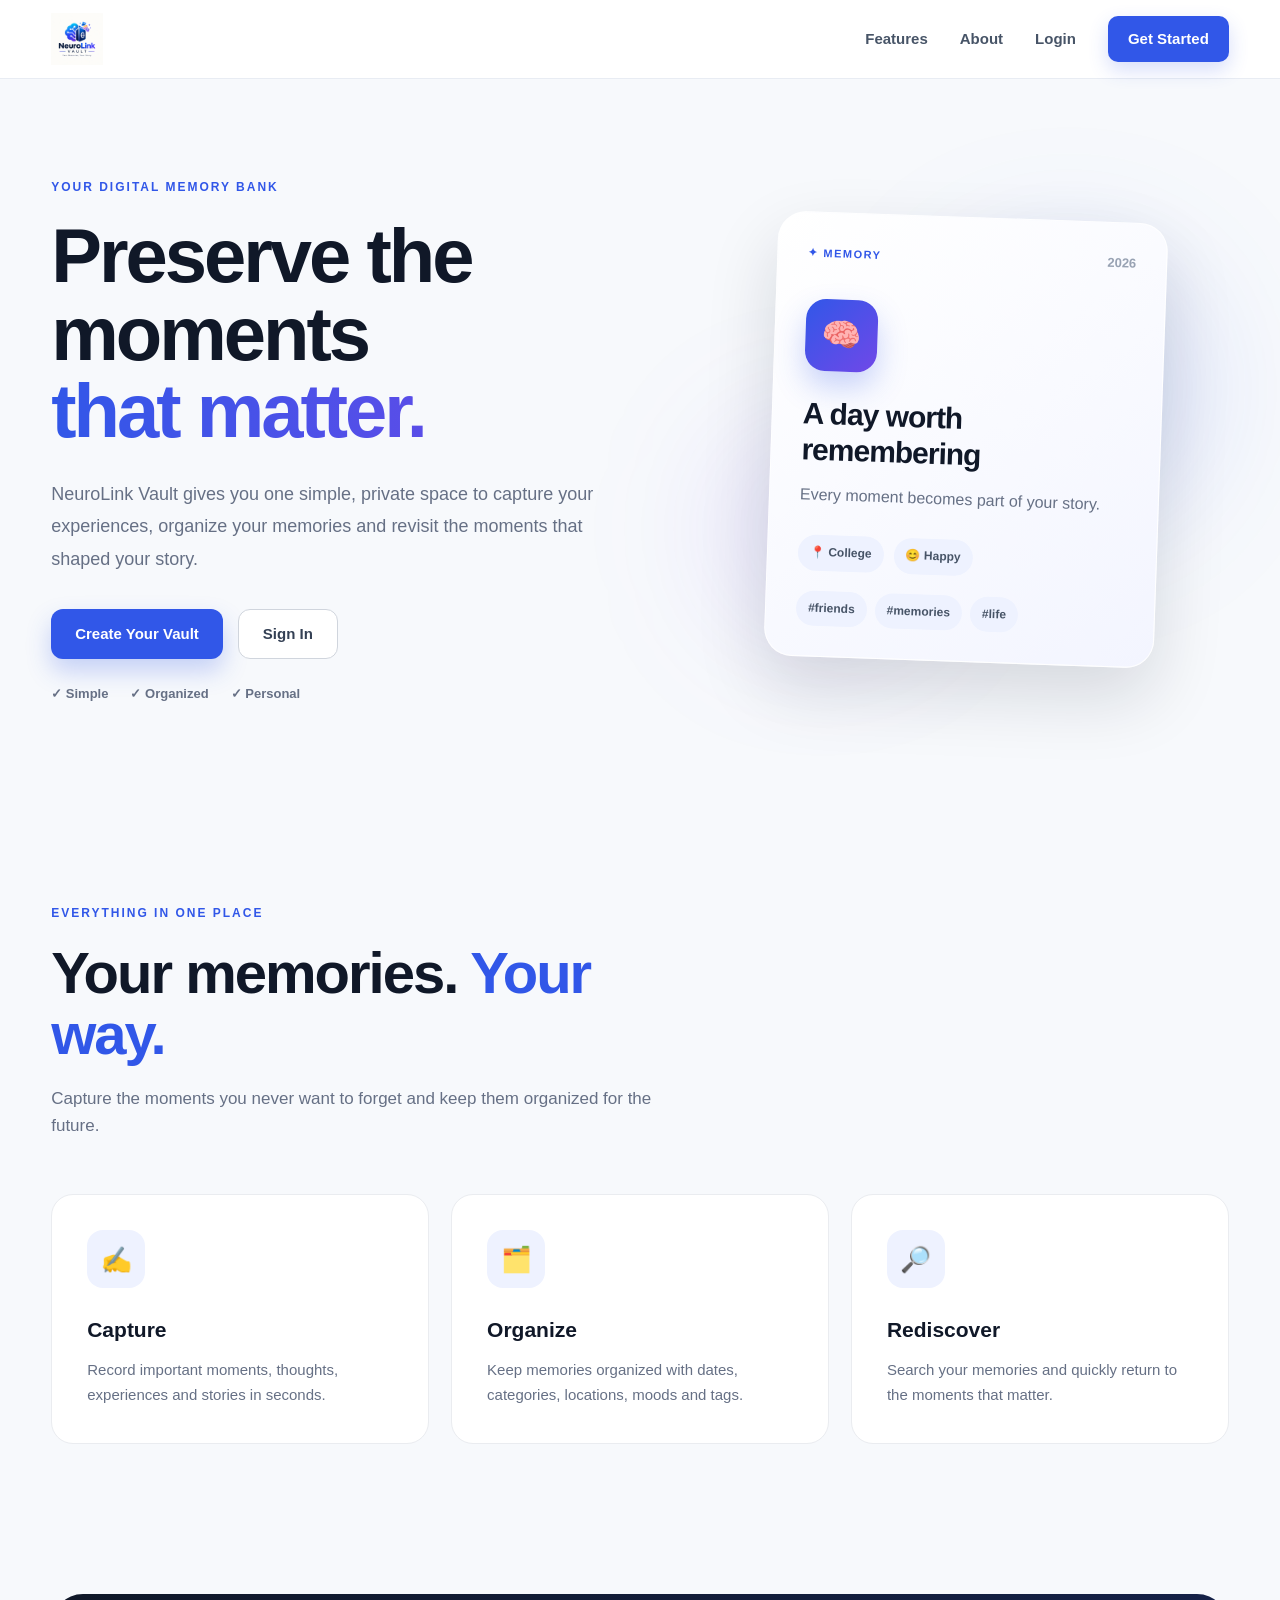
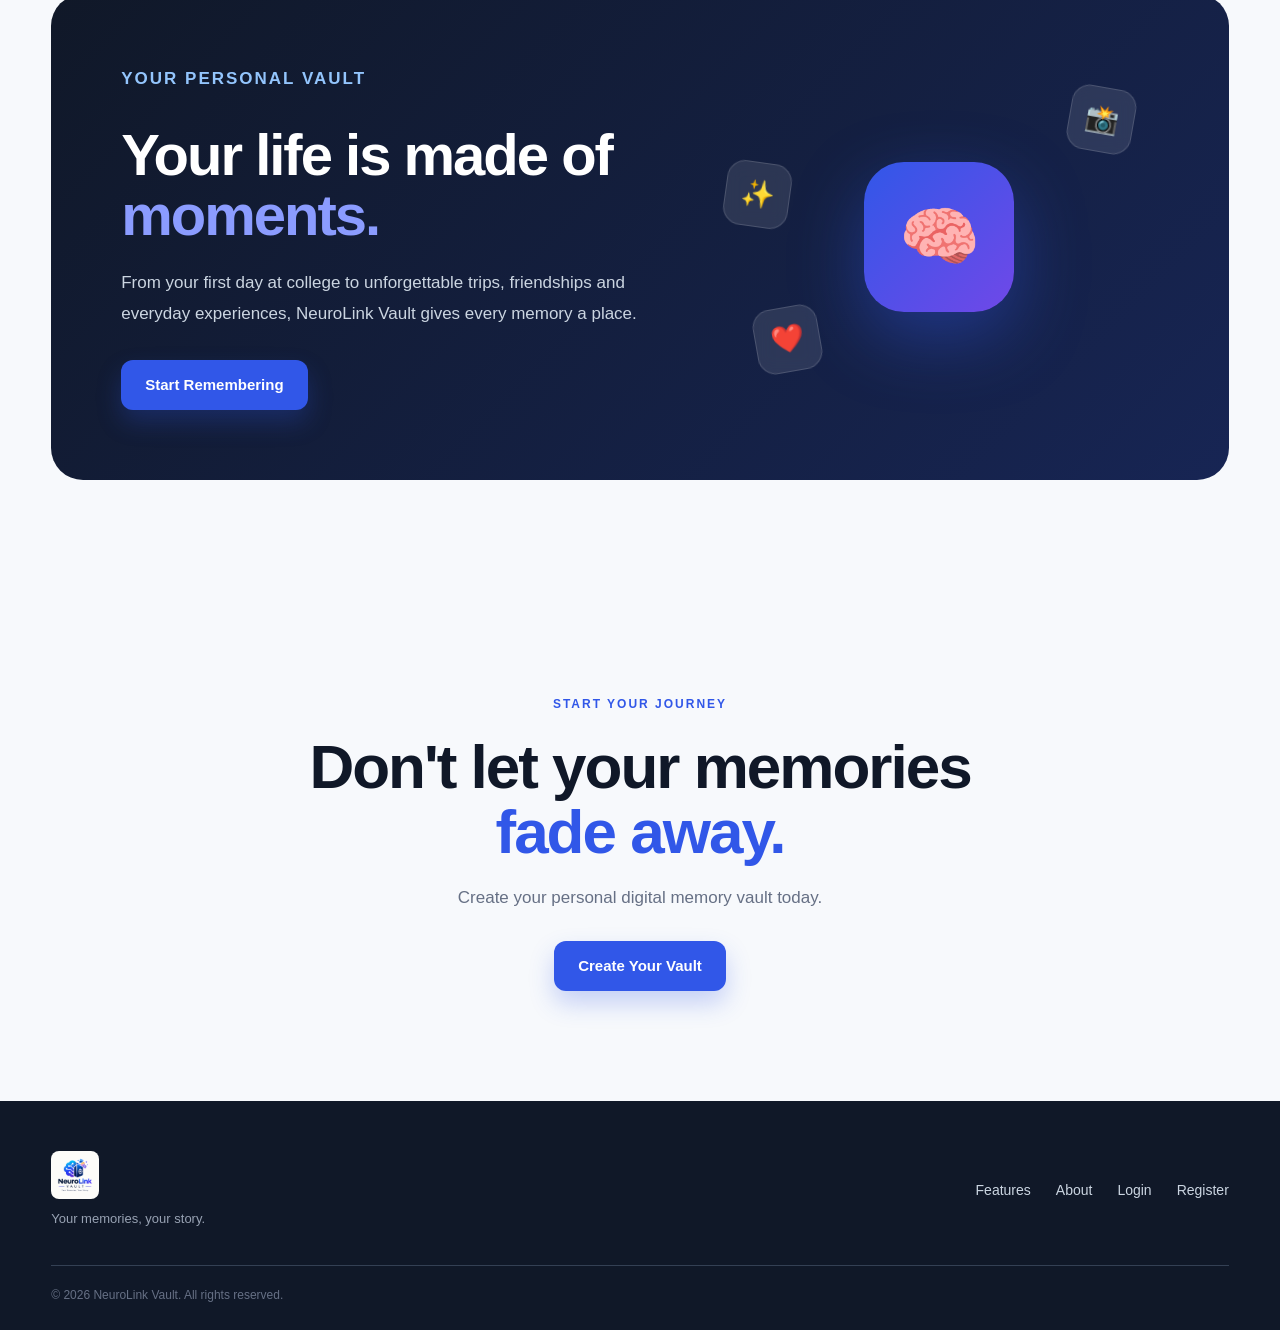
<file: NeuroLink/frontend/index.html>
<!DOCTYPE html>
<html lang="en">

<head>

    <meta charset="UTF-8">

    <meta name="viewport" content="width=device-width, initial-scale=1.0">

    <title>NeuroLink Vault | Your Memories, Your Story</title>

    <meta
            name="description"
            content="NeuroLink Vault helps you capture, organize and rediscover your personal memories."
    >

    <link rel="icon" type="image/png" href="assets/favicon.png">
    <link rel="shortcut icon" href="favicon.ico">
    <link rel="stylesheet" href="css/style.css">

</head>


<body>

<!-- =========================
     NAVIGATION BAR
========================= -->

<header class="navbar">

    <div class="navbar-container">

        <a href="index.html" class="logo">

            <img
                    src="assets/neurolink-logo.png"
                    alt="NeuroLink Vault Logo"
            >

        </a>


        <nav class="nav-links">

            <a href="#features">
                Features
            </a>

            <a href="#about">
                About
            </a>

            <a href="login.html">
                Login
            </a>

            <a href="register.html" class="nav-button">
                Get Started
            </a>

        </nav>

    </div>

</header>



<!-- =========================
     MAIN CONTENT
========================= -->

<main>


    <!-- =========================
         HERO SECTION
    ========================= -->

    <section class="hero">

        <div class="hero-content">

            <p class="eyebrow">
                YOUR DIGITAL MEMORY BANK
            </p>


            <h1>
                Preserve the moments
                <span>that matter.</span>
            </h1>


            <p class="hero-description">

                NeuroLink Vault gives you one simple,
                private space to capture your experiences,
                organize your memories and revisit the
                moments that shaped your story.

            </p>


            <div class="hero-buttons">

                <a
                        href="register.html"
                        class="primary-button"
                >
                    Create Your Vault
                </a>


                <a
                        href="login.html"
                        class="secondary-button"
                >
                    Sign In
                </a>

            </div>


            <div class="hero-trust">

                <span>
                    ✓ Simple
                </span>

                <span>
                    ✓ Organized
                </span>

                <span>
                    ✓ Personal
                </span>

            </div>

        </div>



        <!-- =========================
             MEMORY VISUAL
        ========================= -->

        <div class="hero-visual">

            <div class="glow glow-one"></div>

            <div class="glow glow-two"></div>


            <div class="memory-card">

                <div class="card-top">

                    <span class="card-label">
                        ✦ MEMORY
                    </span>

                    <span class="card-year">
                        2026
                    </span>

                </div>


                <div class="card-icon">
                    🧠
                </div>


                <h2>
                    A day worth remembering
                </h2>


                <p>
                    Every moment becomes part of your story.
                </p>


                <div class="card-details">

                    <span>
                        📍 College
                    </span>

                    <span>
                        😊 Happy
                    </span>

                </div>


                <div class="card-tags">

                    <span>
                        #friends
                    </span>

                    <span>
                        #memories
                    </span>

                    <span>
                        #life
                    </span>

                </div>

            </div>

        </div>

    </section>



    <!-- =========================
         FEATURES SECTION
    ========================= -->

    <section
            class="features"
            id="features"
    >

        <div class="section-heading">

            <p class="eyebrow">
                EVERYTHING IN ONE PLACE
            </p>

            <h2>
                Your memories.
                <span>Your way.</span>
            </h2>

            <p>
                Capture the moments you never want to forget
                and keep them organized for the future.
            </p>

        </div>



        <div class="feature-grid">


            <!-- FEATURE 1 -->

            <div class="feature-card">

                <div class="feature-icon">
                    ✍️
                </div>

                <h3>
                    Capture
                </h3>

                <p>
                    Record important moments, thoughts,
                    experiences and stories in seconds.
                </p>

            </div>



            <!-- FEATURE 2 -->

            <div class="feature-card">

                <div class="feature-icon">
                    🗂️
                </div>

                <h3>
                    Organize
                </h3>

                <p>
                    Keep memories organized with dates,
                    categories, locations, moods and tags.
                </p>

            </div>



            <!-- FEATURE 3 -->

            <div class="feature-card">

                <div class="feature-icon">
                    🔎
                </div>

                <h3>
                    Rediscover
                </h3>

                <p>
                    Search your memories and quickly
                    return to the moments that matter.
                </p>

            </div>

        </div>

    </section>



    <!-- =========================
         ABOUT SECTION
    ========================= -->

    <section
            class="about-section"
            id="about"
    >

        <div class="about-content">

            <p class="eyebrow">
                YOUR PERSONAL VAULT
            </p>

            <h2>
                Your life is made of
                <span>moments.</span>
            </h2>

            <p>
                From your first day at college to
                unforgettable trips, friendships and
                everyday experiences, NeuroLink Vault
                gives every memory a place.
            </p>

            <a
                    href="register.html"
                    class="primary-button"
            >
                Start Remembering
            </a>

        </div>


        <div class="about-visual">

            <div class="floating-card card-one">
                📸
            </div>

            <div class="floating-card card-two">
                ❤️
            </div>

            <div class="floating-card card-three">
                ✨
            </div>

            <div class="vault-symbol">
                🧠
            </div>

        </div>

    </section>



    <!-- =========================
         FINAL CTA
    ========================= -->

    <section class="cta-section">

        <div class="cta-content">

            <p class="eyebrow">
                START YOUR JOURNEY
            </p>

            <h2>
                Don't let your memories
                <span>fade away.</span>
            </h2>

            <p>
                Create your personal digital memory vault today.
            </p>

            <a
                    href="register.html"
                    class="primary-button"
            >
                Create Your Vault
            </a>

        </div>

    </section>

</main>



<!-- =========================
     FOOTER
========================= -->

<footer>

    <div class="footer-container">


        <div class="footer-brand">

            <a
                    href="index.html"
                    class="footer-logo"
            >

                <img
                        src="assets/neurolink-logo.png"
                        alt="NeuroLink Vault Logo"
                >

            </a>

            <p>
                Your memories, your story.
            </p>

        </div>


        <div class="footer-links">

            <a href="#features">
                Features
            </a>

            <a href="#about">
                About
            </a>

            <a href="login.html">
                Login
            </a>

            <a href="register.html">
                Register
            </a>

        </div>

    </div>


    <div class="footer-bottom">

        <p>
            © 2026 NeuroLink Vault. All rights reserved.
        </p>

    </div>

</footer>


</body>

</html>
</file>
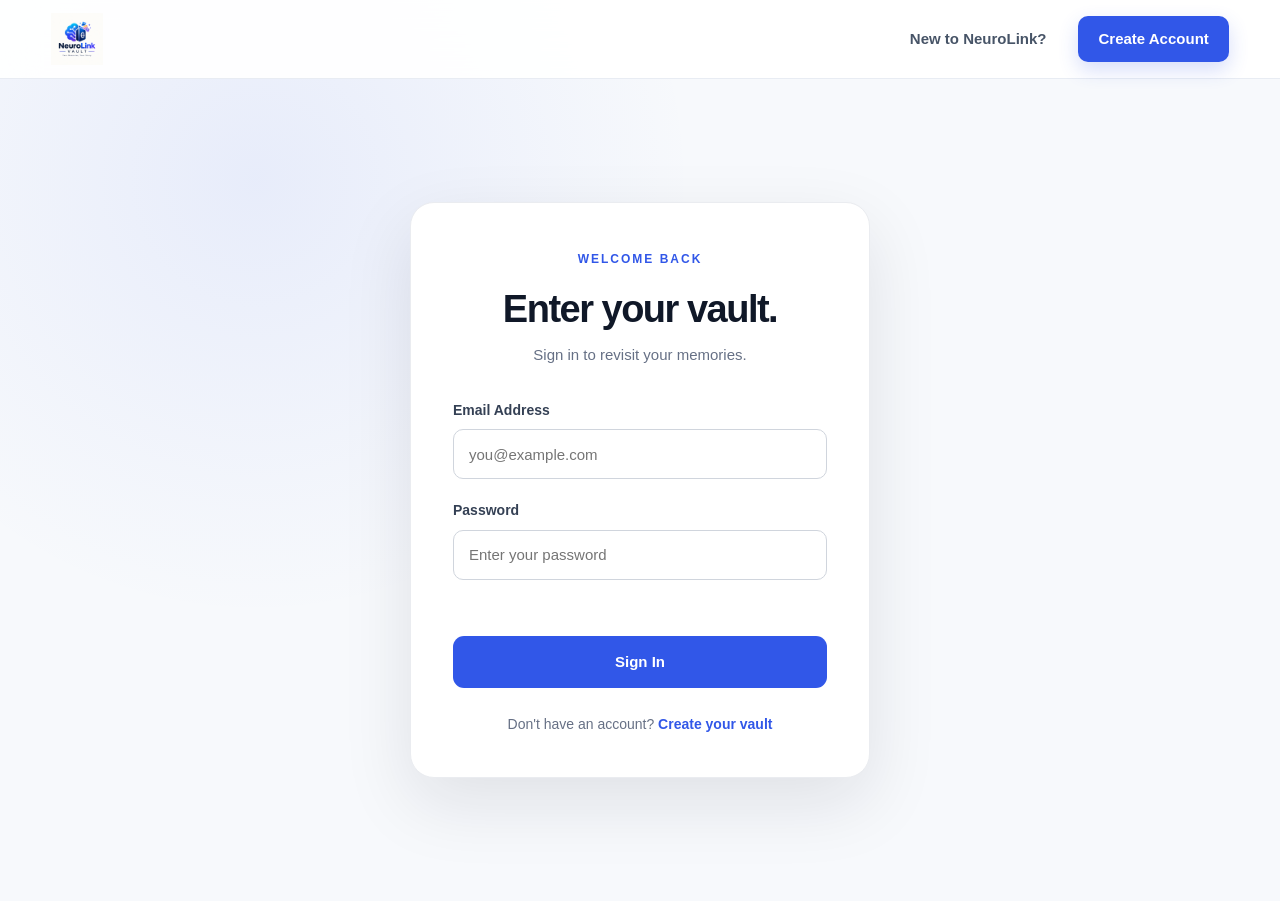
<file: NeuroLink/frontend/add-memory.html>
<!DOCTYPE html>
<html lang="en">

<head>

    <meta charset="UTF-8">

    <meta
            name="viewport"
            content="width=device-width, initial-scale=1.0"
    >

    <title>Add Memory | NeuroLink Vault</title>

    <link rel="icon" type="image/png" href="assets/favicon.png">
    <link rel="shortcut icon" href="favicon.ico">

    <link
            rel="stylesheet"
            href="css/style.css"
    >

    <link
            rel="stylesheet"
            href="css/dashboard.css"
    >

</head>


<body class="dashboard-page">


<!-- ==============================
     NAVBAR
=============================== -->

<header class="navbar">

    <div class="navbar-container">

        <a
                href="dashboard.html"
                class="logo"
        >

            <img
                    src="assets/neurolink-logo.png"
                    alt="NeuroLink Vault Logo"
            >

        </a>


        <nav class="nav-links">

            <a href="dashboard.html">
                Dashboard
            </a>

            <a href="memories.html">
                Memories
            </a>

            <a href="search.html">
                Search
            </a>

            <button
                    id="logoutButton"
                    class="nav-button"
            >
                Logout
            </button>

        </nav>

    </div>

</header>



<!-- ==============================
     CREATE MEMORY CONTAINER
=============================== -->

<main class="dashboard-container">


    <!-- Section Header -->

    <section class="dashboard-header">

        <div>

            <p class="eyebrow">
                CREATE VAULT ENTRY
            </p>

            <h1>
                Capture a <span>Memory</span>
            </h1>

            <p>
                Preserve your experiences with rich text, photos, and videos.
            </p>

        </div>


        <a
                href="memories.html"
                class="secondary-button"
        >
            ← Back to Memories
        </a>

    </section>



    <!-- Form Container -->

    <div class="form-card">

        <form id="addMemoryForm">


            <!-- Title & Date -->

            <div class="form-row">

                <div class="form-group flex-2">

                    <label for="title">
                        Memory Title <span class="required">*</span>
                    </label>

                    <input
                            type="text"
                            id="title"
                            name="title"
                            placeholder="e.g. Sunset at Malibu Beach"
                            required
                    >

                </div>


                <div class="form-group flex-1">

                    <label for="memoryDate">
                        Date <span class="required">*</span>
                    </label>

                    <input
                            type="date"
                            id="memoryDate"
                            name="memoryDate"
                            required
                    >

                </div>

            </div>



            <!-- Category & Mood -->

            <div class="form-row">

                <div class="form-group flex-1">

                    <label for="category">
                        Category
                    </label>

                    <select id="category" name="category">
                        <option value="Personal">Personal</option>
                        <option value="Travel">Travel</option>
                        <option value="Special Event">Special Event</option>
                        <option value="Family">Family</option>
                        <option value="Work">Work</option>
                        <option value="Creative">Creative</option>
                        <option value="Health">Health</option>
                        <option value="Other">Other</option>
                    </select>

                </div>


                <div class="form-group flex-1">

                    <label>
                        Mood
                    </label>

                    <input type="hidden" id="mood" name="mood" value="Happy">

                    <div class="mood-picker" id="moodPicker">
                        <button type="button" class="mood-chip active" data-mood="Happy">🌟 Happy</button>
                        <button type="button" class="mood-chip" data-mood="Peaceful">🌿 Peaceful</button>
                        <button type="button" class="mood-chip" data-mood="Excited">⚡ Excited</button>
                        <button type="button" class="mood-chip" data-mood="Grateful">💖 Grateful</button>
                        <button type="button" class="mood-chip" data-mood="Reflective">🌙 Reflective</button>
                        <button type="button" class="mood-chip" data-mood="Nostalgic">🍂 Nostalgic</button>
                    </div>

                </div>

            </div>



            <!-- Media Upload (Photo & Video) -->

            <div class="form-group">

                <label>
                    Photo or Video Attachment
                </label>

                <div class="media-upload-container">

                    <div class="media-dropzone" id="dropzone">

                        <div class="dropzone-icon">
                            📷 🎥
                        </div>

                        <p class="dropzone-title">
                            Upload a Photo or Video
                        </p>

                        <p class="dropzone-subtitle">
                            Drag and drop your file here, or click to browse (Images, MP4, WebM, MOV)
                        </p>

                        <input
                                type="file"
                                id="mediaFile"
                                accept="image/*,video/*"
                                style="display: none;"
                        >

                        <button type="button" class="secondary-button" id="browseButton">
                            Choose Media File
                        </button>

                    </div>


                    <div class="media-url-divider">
                        <span>OR PASTE MEDIA URL</span>
                    </div>


                    <div class="form-group">
                        <input
                                type="url"
                                id="mediaUrlInput"
                                placeholder="https://images.unsplash.com/... or https://...video.mp4"
                        >
                    </div>


                    <!-- Live Preview Box -->

                    <div class="media-preview-box" id="mediaPreviewBox" style="display: none;">

                        <div class="preview-header">
                            <span id="previewLabel">Media Preview</span>
                            <button type="button" id="removeMediaBtn" class="remove-media-btn">✕ Remove Media</button>
                        </div>

                        <div class="preview-content" id="previewContent">
                            <!-- Image or Video tag dynamically inserted -->
                        </div>

                    </div>

                </div>

            </div>



            <!-- Location & People -->

            <div class="form-row">

                <div class="form-group flex-1">

                    <label for="location">
                        Location
                    </label>

                    <input
                            type="text"
                            id="location"
                            name="location"
                            placeholder="e.g. Malibu, California"
                    >

                </div>


                <div class="form-group flex-1">

                    <label for="people">
                        People Involved
                    </label>

                    <input
                            type="text"
                            id="people"
                            name="people"
                            placeholder="e.g. Sarah, Alex, John"
                    >

                </div>

            </div>



            <!-- Tags -->

            <div class="form-group">

                <label for="tags">
                    Tags (Comma Separated)
                </label>

                <input
                        type="text"
                        id="tags"
                        name="tags"
                        placeholder="e.g. beach, summer, vacation, sunset"
                >

            </div>



            <!-- Description -->

            <div class="form-group">

                <label for="description">
                    Memory Description / Story
                </label>

                <textarea
                        id="description"
                        name="description"
                        rows="5"
                        placeholder="Write down the details, emotions, and highlight moments of this memory..."
                ></textarea>

            </div>



            <!-- Form Actions -->

            <div class="form-actions">

                <a href="memories.html" class="secondary-button">
                    Cancel
                </a>

                <button type="submit" class="primary-button" id="submitBtn">
                    ✨ Save Memory
                </button>

            </div>


        </form>

    </div>


</main>



<!-- JavaScript -->

<script src="js/api.js"></script>

<script src="js/add-memory.js"></script>


</body>

</html>
</file>
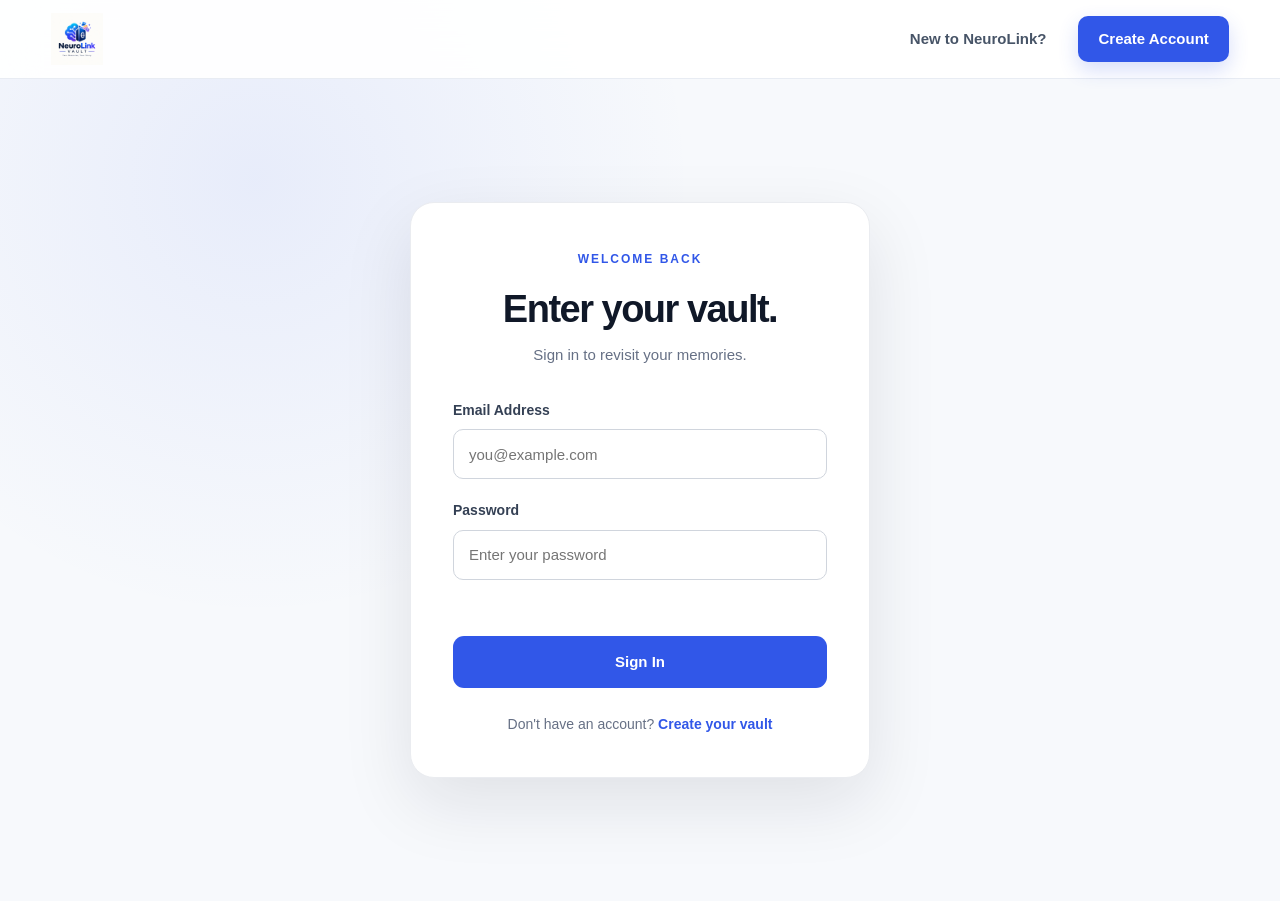
<file: NeuroLink/frontend/dashboard.html>
<!DOCTYPE html>
<html lang="en">

<head>

    <meta charset="UTF-8">

    <meta
            name="viewport"
            content="width=device-width, initial-scale=1.0"
    >

    <title>Dashboard | NeuroLink Vault</title>

    <link rel="icon" type="image/png" href="assets/favicon.png">
    <link rel="shortcut icon" href="favicon.ico">
    <link
            rel="stylesheet"
            href="css/style.css"
    >

    <link
            rel="stylesheet"
            href="css/dashboard.css"
    >

</head>


<body class="dashboard-page">


<!-- ==============================
     NAVBAR
=============================== -->

<header class="navbar">

    <div class="navbar-container">

        <a
                href="dashboard.html"
                class="logo"
        >

            <img
                    src="assets/neurolink-logo.png"
                    alt="NeuroLink Vault Logo"
            >

        </a>


        <nav class="nav-links">

            <a href="dashboard.html">
                Dashboard
            </a>

            <a href="memories.html">
                Memories
            </a>

            <a href="search.html">
                Search
            </a>

            <button
                    id="logoutButton"
                    class="nav-button"
            >
                Logout
            </button>

        </nav>

    </div>

</header>



<!-- ==============================
     DASHBOARD
=============================== -->

<main class="dashboard-container">


    <!-- Welcome Section -->

    <section class="dashboard-header">

        <div>

            <p class="eyebrow">
                YOUR MEMORY VAULT
            </p>

            <h1>
                Welcome back,
                <span id="userName">
                        User
                    </span>.
            </h1>

            <p>
                Your memories, experiences and
                stories — all in one place.
            </p>

        </div>


        <a
                href="add-memory.html"
                class="primary-button"
        >
            + Add Memory
        </a>

    </section>



    <!-- ==============================
         STATISTICS
    =============================== -->

    <section class="stats-grid">


        <div class="stat-card">

            <div class="stat-icon">
                🧠
            </div>

            <div>

                <p>
                    Total Memories
                </p>

                <h2 id="totalMemories">
                    0
                </h2>

            </div>

        </div>



        <div class="stat-card">

            <div class="stat-icon">
                📅
            </div>

            <div>

                <p>
                    Latest Memory
                </p>

                <h2 id="latestMemory">
                    —
                </h2>

            </div>

        </div>



        <div class="stat-card">

            <div class="stat-icon">
                ✨
            </div>

            <div>

                <p>
                    Favorite Mood
                </p>

                <h2 id="favoriteMood">
                    —
                </h2>

            </div>

        </div>


    </section>



    <!-- ==============================
         RECENT MEMORIES
    =============================== -->

    <section class="recent-section">


        <div class="section-title-row">

            <div>

                <p class="eyebrow">
                    RECENTLY CAPTURED
                </p>

                <h2>
                    Your memories
                </h2>

            </div>


            <a
                    href="memories.html"
                    class="view-all-link"
            >
                View all →
            </a>

        </div>



        <!-- Memories will be inserted here -->

        <div
                id="recentMemories"
                class="memory-grid"
        >

            <div class="empty-memory">

                <div class="empty-icon">
                    🧠
                </div>

                <h3>
                    Your vault is waiting.
                </h3>

                <p>
                    Create your first memory
                    and start building your story.
                </p>

                <a
                        href="add-memory.html"
                        class="primary-button"
                >
                    Create First Memory
                </a>

            </div>

        </div>


    </section>


</main>



<!-- ==============================
     JAVASCRIPT
=============================== -->

<script src="js/api.js"></script>

<script src="js/dashboard.js"></script>


</body>

</html>
</file>
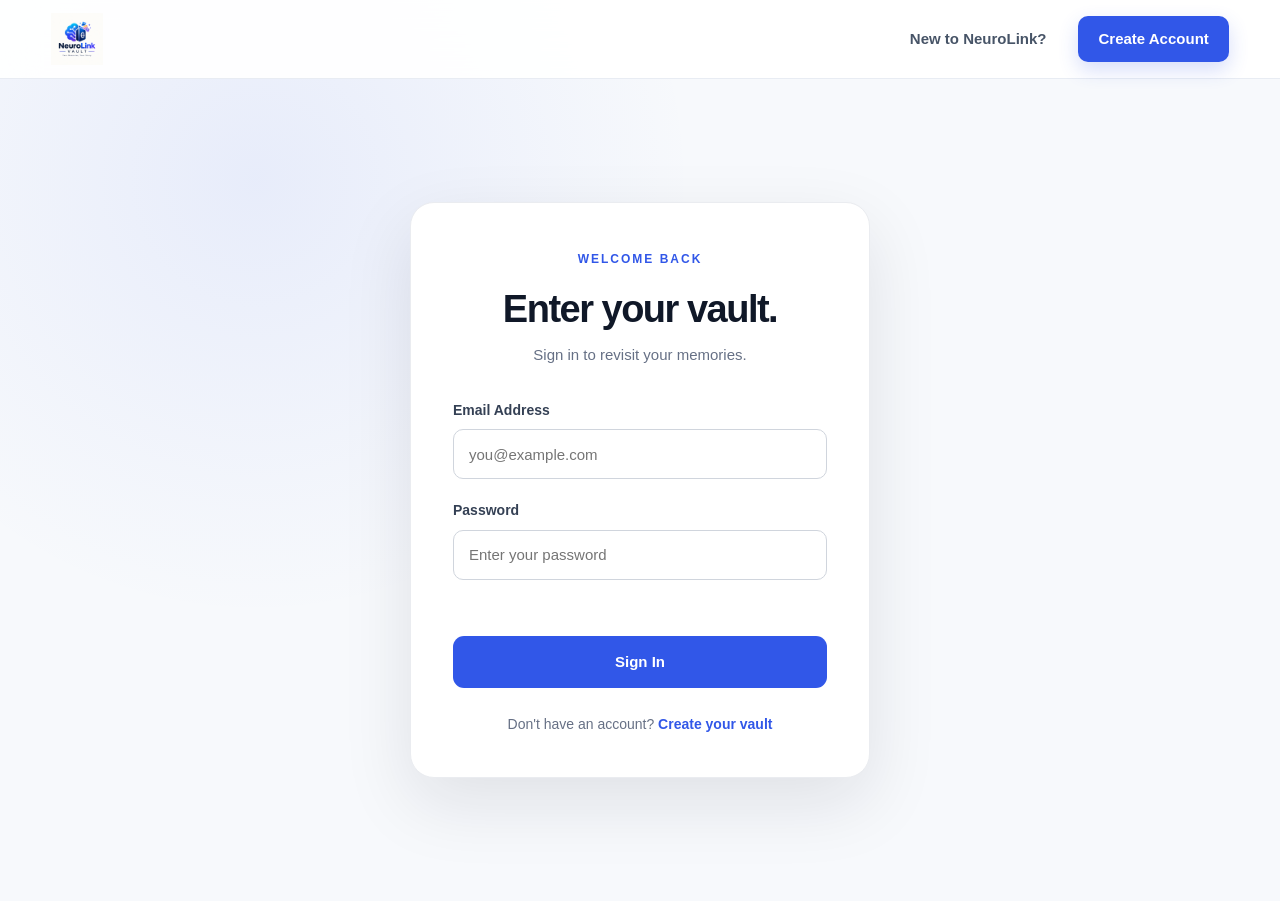
<file: NeuroLink/frontend/login.html>
<!DOCTYPE html>
<html lang="en">

<head>

    <meta charset="UTF-8">

    <meta
            name="viewport"
            content="width=device-width, initial-scale=1.0"
    >

    <title>Sign In | NeuroLink Vault</title>

    <link rel="icon" type="image/png" href="assets/favicon.png">
    <link rel="shortcut icon" href="favicon.ico">
    <link
            rel="stylesheet"
            href="css/style.css"
    >

</head>


<body class="auth-page">


<!-- ==============================
     NAVBAR
=============================== -->

<header class="navbar">

    <div class="navbar-container">

        <a
                href="index.html"
                class="logo"
        >

            <img
                    src="assets/neurolink-logo.png"
                    alt="NeuroLink Vault Logo"
            >

        </a>


        <nav class="nav-links">

            <a href="register.html">
                New to NeuroLink?
            </a>

            <a
                    href="register.html"
                    class="nav-button"
            >
                Create Account
            </a>

        </nav>

    </div>

</header>



<!-- ==============================
     LOGIN
=============================== -->

<main class="auth-container">

    <section class="auth-card">


        <!-- Heading -->

        <div class="auth-header">

            <p class="eyebrow">
                WELCOME BACK
            </p>

            <h1>
                Enter your vault.
            </h1>

            <p>
                Sign in to revisit your memories.
            </p>

        </div>



        <!-- Login Form -->

        <form id="loginForm">


            <!-- Email -->

            <div class="form-group">

                <label for="email">
                    Email Address
                </label>

                <input
                        type="email"
                        id="email"
                        name="email"
                        placeholder="you@example.com"
                        required
                >

            </div>



            <!-- Password -->

            <div class="form-group">

                <label for="password">
                    Password
                </label>

                <input
                        type="password"
                        id="password"
                        name="password"
                        placeholder="Enter your password"
                        required
                >

            </div>



            <!-- Message -->

            <div
                    id="loginMessage"
                    class="form-message"
            ></div>



            <!-- Login Button -->

            <button
                    type="submit"
                    class="auth-button"
            >
                Sign In
            </button>


        </form>



        <!-- Register Link -->

        <div class="auth-footer">

            Don't have an account?

            <a href="register.html">
                Create your vault
            </a>

        </div>


    </section>

</main>



<!-- ==============================
     JAVASCRIPT
=============================== -->

<script src="js/api.js"></script>

<script src="js/auth.js"></script>


</body>

</html>
</file>
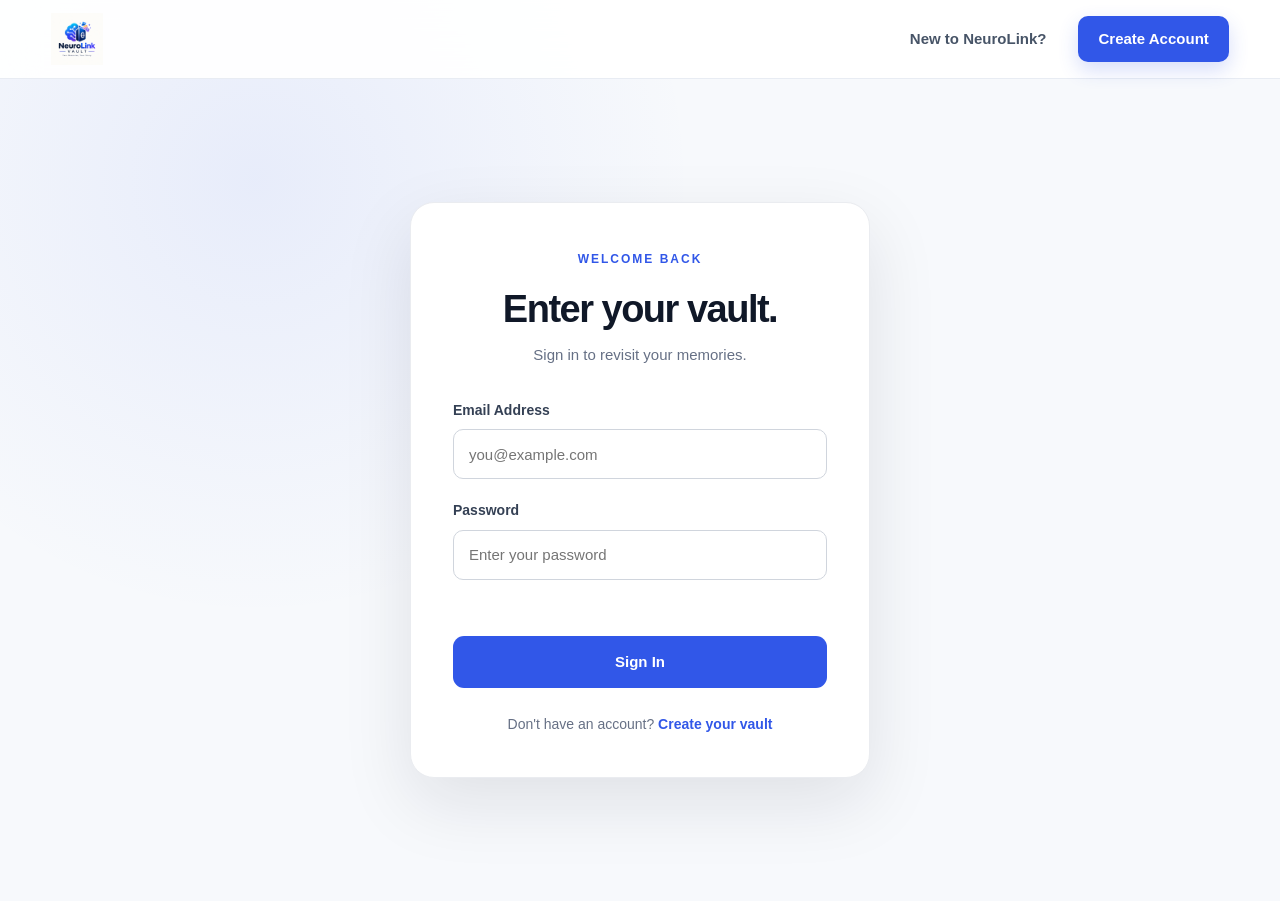
<file: NeuroLink/frontend/memories.html>
<!DOCTYPE html>
<html lang="en">

<head>

    <meta charset="UTF-8">

    <meta
            name="viewport"
            content="width=device-width, initial-scale=1.0"
    >

    <title>Memories Vault | NeuroLink Vault</title>

    <link rel="icon" type="image/png" href="assets/favicon.png">
    <link rel="shortcut icon" href="favicon.ico">

    <link
            rel="stylesheet"
            href="css/style.css"
    >

    <link
            rel="stylesheet"
            href="css/dashboard.css"
    >

</head>


<body class="dashboard-page">


<!-- ==============================
     NAVBAR
=============================== -->

<header class="navbar">

    <div class="navbar-container">

        <a
                href="dashboard.html"
                class="logo"
        >

            <img
                    src="assets/neurolink-logo.png"
                    alt="NeuroLink Vault Logo"
            >

        </a>


        <nav class="nav-links">

            <a href="dashboard.html">
                Dashboard
            </a>

            <a href="memories.html" class="active">
                Memories
            </a>

            <a href="search.html">
                Search
            </a>

            <button
                    id="logoutButton"
                    class="nav-button"
            >
                Logout
            </button>

        </nav>

    </div>

</header>



<!-- ==============================
     MEMORIES VAULT MAIN
=============================== -->

<main class="dashboard-container">


    <!-- Section Header -->

    <section class="dashboard-header">

        <div>

            <p class="eyebrow">
                YOUR MEMORY VAULT
            </p>

            <h1>
                All <span>Memories</span>
            </h1>

            <p>
                Browse, search, and relive all your stored photos, videos, and personal stories.
            </p>

        </div>


        <a
                href="add-memory.html"
                class="primary-button"
        >
            + Add Memory
        </a>

    </section>



    <!-- Filter & Category Bar -->

    <section class="filter-bar-section">

        <div class="category-pills" id="categoryPills">

            <button class="pill active" data-category="ALL">All Memories</button>
            <button class="pill" data-category="Personal">Personal</button>
            <button class="pill" data-category="Travel">Travel</button>
            <button class="pill" data-category="Special Event">Special Event</button>
            <button class="pill" data-category="Family">Family</button>
            <button class="pill" data-category="Work">Work</button>
            <button class="pill" data-category="Creative">Creative</button>
            <button class="pill" data-category="Health">Health</button>

        </div>

    </section>



    <!-- Memories Gallery Grid -->

    <section class="recent-section">

        <div id="memoriesGrid" class="memory-grid">

            <div class="empty-memory">

                <div class="empty-icon">
                    🧠
                </div>

                <h3>
                    Loading your memories...
                </h3>

                <p>
                    Connecting to your NeuroLink Vault.
                </p>

            </div>

        </div>

    </section>


</main>



<!-- ==============================
     MEMORY DETAIL & EDIT MODAL
=============================== -->

<div class="modal-backdrop" id="memoryModal" style="display: none;">

    <div class="modal-card">

        <button class="modal-close" id="modalCloseBtn">✕</button>


        <!-- Modal View Mode -->

        <div id="modalViewMode">

            <div class="modal-media-container" id="modalMediaContainer" style="display: none;">

                <!-- Photo image or Video player injected here -->

            </div>


            <div class="modal-header-info">

                <div class="modal-tags-row">

                    <span class="memory-category" id="modalCategory">Category</span>

                    <span class="mood-badge" id="modalMood">🌟 Mood</span>

                </div>

                <h2 id="modalTitle">Memory Title</h2>

                <div class="modal-meta-row">

                    <span id="modalDate">📅 Date</span>

                    <span id="modalLocation">📍 Location</span>

                    <span id="modalPeople">👥 People</span>

                </div>

            </div>


            <div class="modal-body-content">

                <p id="modalDescription">Description text goes here...</p>

                <div class="modal-tags-container" id="modalTagsContainer">

                    <!-- Tag pills injected here -->

                </div>

            </div>


            <div class="modal-actions-row">

                <button class="secondary-button" id="modalEditBtn">✏️ Edit Memory</button>

                <button class="danger-button" id="modalDeleteBtn">🗑️ Delete</button>

            </div>

        </div>


        <!-- Modal Edit Mode -->

        <div id="modalEditMode" style="display: none;">

            <h3>Edit Memory</h3>

            <form id="editMemoryForm">

                <input type="hidden" id="editMemoryId">


                <div class="form-group">

                    <label for="editTitle">Title *</label>

                    <input type="text" id="editTitle" required>

                </div>


                <div class="form-row">

                    <div class="form-group flex-1">

                        <label for="editDate">Date *</label>

                        <input type="date" id="editDate" required>

                    </div>


                    <div class="form-group flex-1">

                        <label for="editCategory">Category</label>

                        <select id="editCategory">
                            <option value="Personal">Personal</option>
                            <option value="Travel">Travel</option>
                            <option value="Special Event">Special Event</option>
                            <option value="Family">Family</option>
                            <option value="Work">Work</option>
                            <option value="Creative">Creative</option>
                            <option value="Health">Health</option>
                            <option value="Other">Other</option>
                        </select>

                    </div>

                </div>


                <div class="form-row">

                    <div class="form-group flex-1">

                        <label for="editMood">Mood</label>

                        <select id="editMood">
                            <option value="Happy">🌟 Happy</option>
                            <option value="Peaceful">🌿 Peaceful</option>
                            <option value="Excited">⚡ Excited</option>
                            <option value="Grateful">💖 Grateful</option>
                            <option value="Reflective">🌙 Reflective</option>
                            <option value="Nostalgic">🍂 Nostalgic</option>
                        </select>

                    </div>


                    <div class="form-group flex-1">

                        <label for="editLocation">Location</label>

                        <input type="text" id="editLocation">

                    </div>

                </div>


                <div class="form-group">

                    <label for="editPeople">People Involved</label>

                    <input type="text" id="editPeople">

                </div>


                <div class="form-group">

                    <label for="editTags">Tags (comma separated)</label>

                    <input type="text" id="editTags">

                </div>


                <div class="form-group">

                    <label for="editDescription">Description</label>

                    <textarea id="editDescription" rows="4"></textarea>

                </div>


                <div class="form-actions">

                    <button type="button" class="secondary-button" id="cancelEditBtn">Cancel</button>

                    <button type="submit" class="primary-button">Save Changes</button>

                </div>

            </form>

        </div>


    </div>

</div>



<!-- JavaScript -->

<script src="js/api.js"></script>

<script src="js/memories.js"></script>


</body>

</html>
</file>
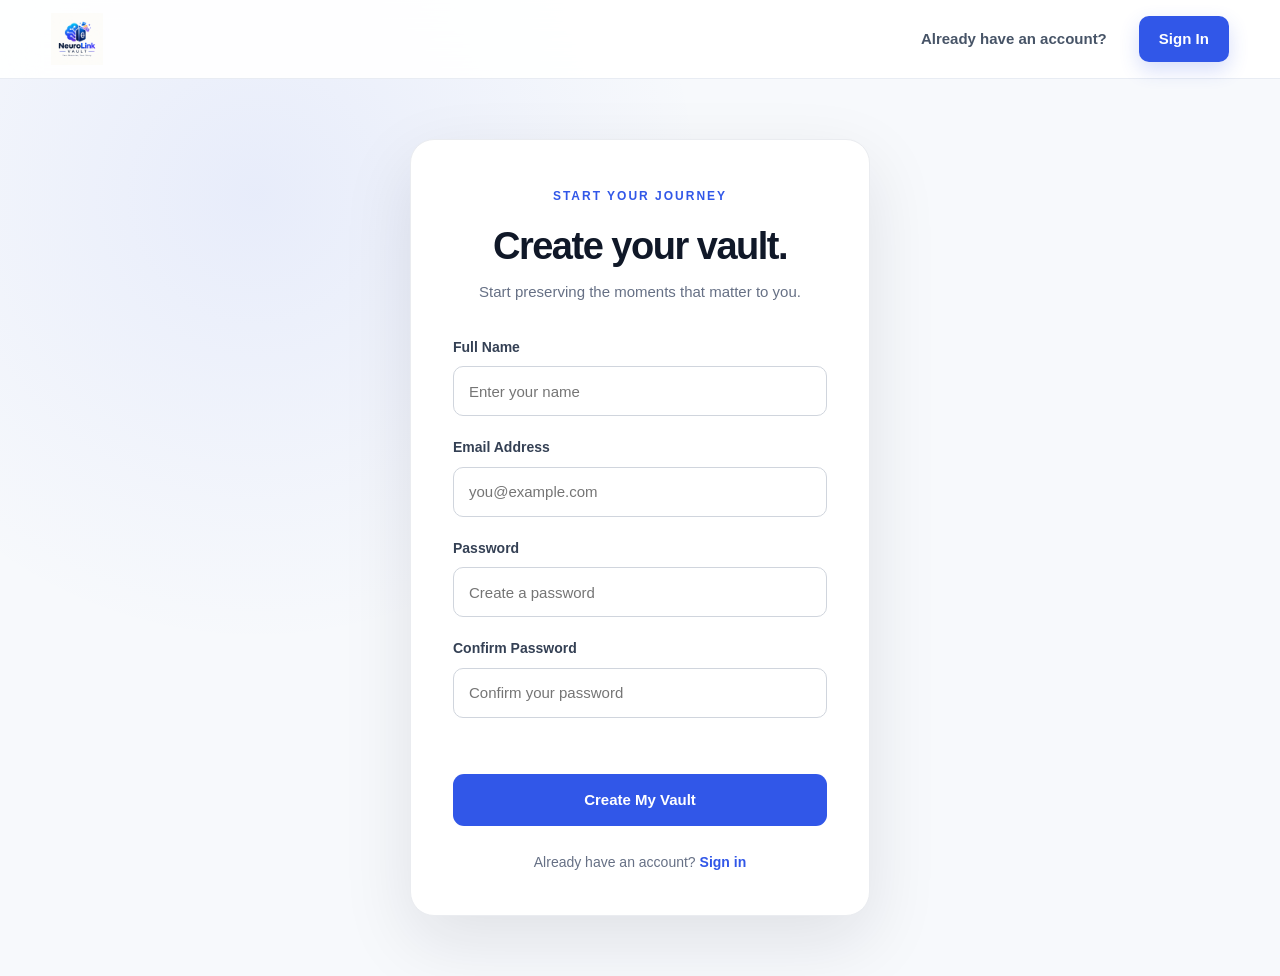
<file: NeuroLink/frontend/register.html>
<!DOCTYPE html>
<html lang="en">

<head>

    <meta charset="UTF-8">

    <meta
            name="viewport"
            content="width=device-width, initial-scale=1.0"
    >

    <title>Create Your Vault | NeuroLink Vault</title>

    <link rel="icon" type="image/png" href="assets/favicon.png">
    <link rel="shortcut icon" href="favicon.ico">
    <link rel="stylesheet" href="css/style.css">

</head>


<body class="auth-page">


<header class="navbar">

    <div class="navbar-container">

        <a href="index.html" class="logo">

            <img
                    src="assets/neurolink-logo.png"
                    alt="NeuroLink Vault Logo"
            >

        </a>

        <nav class="nav-links">

            <a href="login.html">
                Already have an account?
            </a>

            <a href="login.html" class="nav-button">
                Sign In
            </a>

        </nav>

    </div>

</header>



<main class="auth-container">

    <section class="auth-card">

        <div class="auth-header">

            <p class="eyebrow">
                START YOUR JOURNEY
            </p>

            <h1>
                Create your vault.
            </h1>

            <p>
                Start preserving the moments
                that matter to you.
            </p>

        </div>


        <form id="registerForm">


            <!-- NAME -->

            <div class="form-group">

                <label for="name">
                    Full Name
                </label>

                <input
                        type="text"
                        id="name"
                        name="name"
                        placeholder="Enter your name"
                        required
                >

            </div>



            <!-- EMAIL -->

            <div class="form-group">

                <label for="email">
                    Email Address
                </label>

                <input
                        type="email"
                        id="email"
                        name="email"
                        placeholder="you@example.com"
                        required
                >

            </div>



            <!-- PASSWORD -->

            <div class="form-group">

                <label for="password">
                    Password
                </label>

                <input
                        type="password"
                        id="password"
                        name="password"
                        placeholder="Create a password"
                        minlength="6"
                        required
                >

            </div>



            <!-- CONFIRM PASSWORD -->

            <div class="form-group">

                <label for="confirmPassword">
                    Confirm Password
                </label>

                <input
                        type="password"
                        id="confirmPassword"
                        name="confirmPassword"
                        placeholder="Confirm your password"
                        minlength="6"
                        required
                >

            </div>



            <!-- ERROR / SUCCESS MESSAGE -->

            <div
                    id="registerMessage"
                    class="form-message"
            ></div>



            <!-- SUBMIT -->

            <button
                    type="submit"
                    class="auth-button"
            >
                Create My Vault
            </button>


        </form>


        <div class="auth-footer">

            Already have an account?

            <a href="login.html">
                Sign in
            </a>

        </div>

    </section>

</main>



<script src="js/api.js"></script>
<script src="js/auth.js"></script>

</body>

</html>
</file>
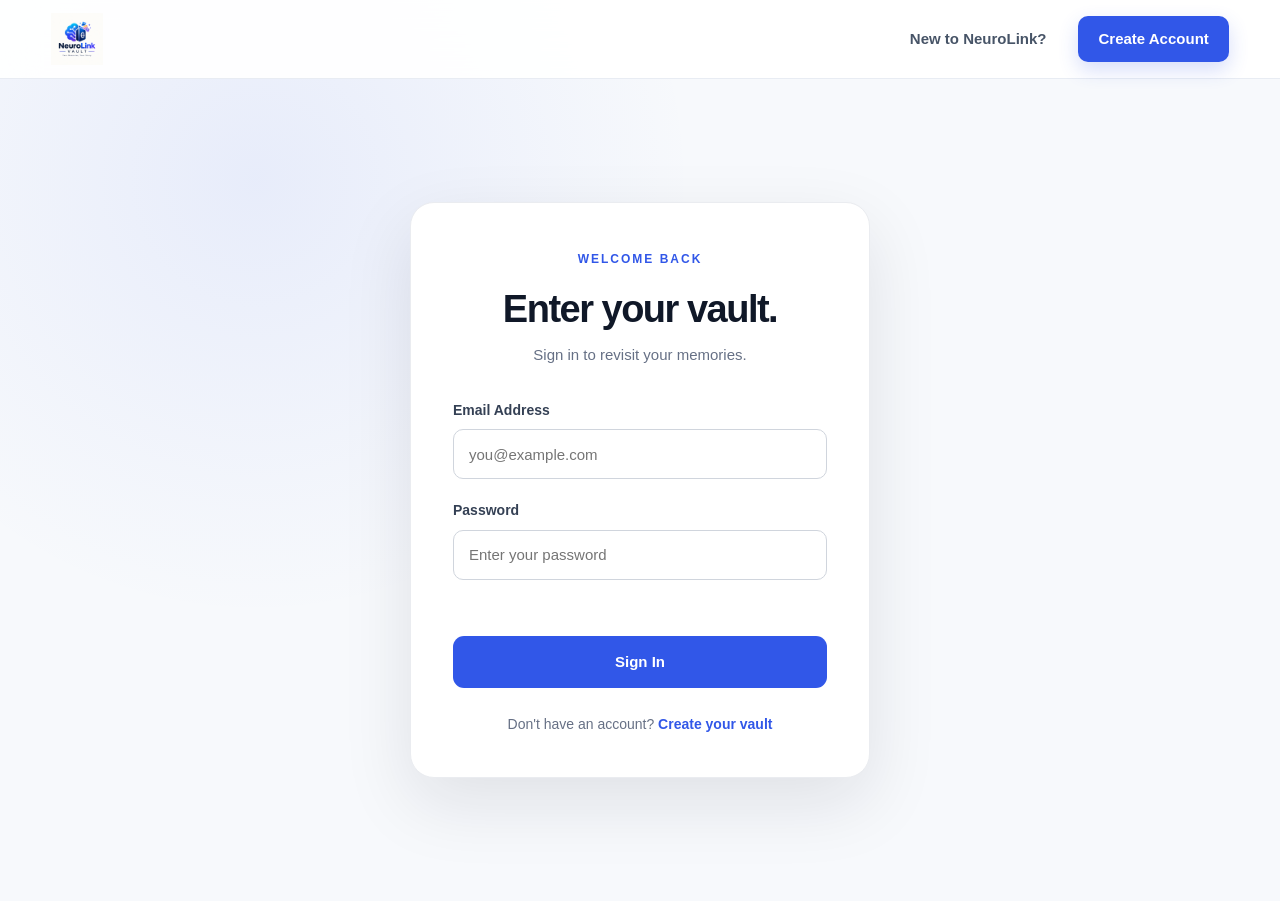
<file: NeuroLink/frontend/search.html>
<!DOCTYPE html>
<html lang="en">

<head>

    <meta charset="UTF-8">

    <meta
            name="viewport"
            content="width=device-width, initial-scale=1.0"
    >

    <title>Search Memories | NeuroLink Vault</title>

    <link rel="icon" type="image/png" href="assets/favicon.png">
    <link rel="shortcut icon" href="favicon.ico">

    <link
            rel="stylesheet"
            href="css/style.css"
    >

    <link
            rel="stylesheet"
            href="css/dashboard.css"
    >

</head>


<body class="dashboard-page">


<!-- ==============================
     NAVBAR
=============================== -->

<header class="navbar">

    <div class="navbar-container">

        <a
                href="dashboard.html"
                class="logo"
        >

            <img
                    src="assets/neurolink-logo.png"
                    alt="NeuroLink Vault Logo"
            >

        </a>


        <nav class="nav-links">

            <a href="dashboard.html">
                Dashboard
            </a>

            <a href="memories.html">
                Memories
            </a>

            <a href="search.html" class="active">
                Search
            </a>

            <button
                    id="logoutButton"
                    class="nav-button"
            >
                Logout
            </button>

        </nav>

    </div>

</header>



<!-- ==============================
     SEARCH VAULT MAIN
=============================== -->

<main class="dashboard-container">


    <!-- Section Header -->

    <section class="dashboard-header">

        <div>

            <p class="eyebrow">
                SEARCH VAULT
            </p>

            <h1>
                Search <span>Memories</span>
            </h1>

            <p>
                Find any moment, photo, video, location, or tag in your vault instantly.
            </p>

        </div>

    </section>



    <!-- Search Input Hero Box -->

    <section class="search-box-section">

        <div class="search-input-wrapper">

            <span class="search-icon">🔍</span>

            <input
                    type="text"
                    id="searchInput"
                    placeholder="Search by keywords, tags, people, location, mood, or description..."
                    autocomplete="off"
            >

            <button type="button" id="clearSearchBtn" class="clear-search-btn" style="display: none;">✕</button>

        </div>


        <!-- Filter Pills -->

        <div class="filter-pills-row">

            <span class="filter-label">Quick Filters:</span>

            <button class="filter-chip active" data-filter="ALL">All</button>
            <button class="filter-chip" data-filter="MEDIA_ONLY">📷 🎥 Media Only</button>
            <button class="filter-chip" data-filter="Happy">🌟 Happy</button>
            <button class="filter-chip" data-filter="Nostalgic">🍂 Nostalgic</button>
            <button class="filter-chip" data-filter="Travel">✈️ Travel</button>
            <button class="filter-chip" data-filter="Personal">👤 Personal</button>

        </div>

    </section>



    <!-- Search Results Section -->

    <section class="recent-section">

        <div class="section-title-row">

            <div>

                <p class="eyebrow" id="resultsCountEyebrow">
                    VAULT MATCHES
                </p>

                <h2 id="resultsHeading">
                    Search Results
                </h2>

            </div>

        </div>


        <div id="searchResultsGrid" class="memory-grid">

            <div class="empty-memory">

                <div class="empty-icon">
                    🔍
                </div>

                <h3>
                    Start typing to search
                </h3>

                <p>
                    Enter a keyword or click a quick filter to find specific memories.
                </p>

            </div>

        </div>

    </section>


</main>



<!-- ==============================
     MEMORY DETAIL MODAL
=============================== -->

<div class="modal-backdrop" id="memoryModal" style="display: none;">

    <div class="modal-card">

        <button class="modal-close" id="modalCloseBtn">✕</button>

        <div id="modalViewMode">

            <div class="modal-media-container" id="modalMediaContainer" style="display: none;">
                <!-- Image or Video -->
            </div>

            <div class="modal-header-info">

                <div class="modal-tags-row">

                    <span class="memory-category" id="modalCategory">Category</span>

                    <span class="mood-badge" id="modalMood">🌟 Mood</span>

                </div>

                <h2 id="modalTitle">Memory Title</h2>

                <div class="modal-meta-row">

                    <span id="modalDate">📅 Date</span>

                    <span id="modalLocation">📍 Location</span>

                    <span id="modalPeople">👥 People</span>

                </div>

            </div>

            <div class="modal-body-content">

                <p id="modalDescription">Description text goes here...</p>

                <div class="modal-tags-container" id="modalTagsContainer">
                    <!-- Tag chips -->
                </div>

            </div>

        </div>

    </div>

</div>



<!-- JavaScript -->

<script src="js/api.js"></script>

<script src="js/search.js"></script>


</body>

</html>
</file>
<file: NeuroLink/frontend/css/style.css>
/* =========================================
   GLOBAL RESET
========================================= */

* {
    margin: 0;
    padding: 0;
    box-sizing: border-box;
}

html {
    scroll-behavior: smooth;
}

body {
    font-family: Arial, Helvetica, sans-serif;
    background: #f7f9fc;
    color: #101828;
    line-height: 1.6;
}

a {
    text-decoration: none;
    color: inherit;
}

img {
    max-width: 100%;
    display: block;
}


/* =========================================
   NAVBAR
========================================= */

.navbar {
    position: sticky;
    top: 0;
    z-index: 1000;

    width: 100%;

    background: rgba(255, 255, 255, 0.92);

    backdrop-filter: blur(18px);

    border-bottom: 1px solid #e8ecf3;
}

.navbar-container {
    width: min(1180px, 92%);

    margin: auto;

    height: 78px;

    display: flex;
    align-items: center;
    justify-content: space-between;
}


/* Logo */

.logo {
    display: flex;
    align-items: center;
    width: auto;
    transition: transform 0.3s ease;
}

.logo:hover {
    transform: translateY(-2px);
}

.logo img {
    height: 52px;
    width: auto;
    object-fit: contain;
}


/* Navigation */

.nav-links {
    display: flex;
    align-items: center;
    gap: 32px;
}

.nav-links a {
    color: #475467;

    font-size: 15px;
    font-weight: 600;

    transition:
            color 0.25s ease,
            transform 0.25s ease;
}

.nav-links a:hover {
    color: #3157e8;
    transform: translateY(-1px);
}


/* Navigation button */

.nav-button {
    padding: 11px 20px;

    border-radius: 10px;

    background: #3157e8;

    color: white !important;

    box-shadow: 0 8px 20px rgba(49, 87, 232, 0.2);
}

.nav-button:hover {
    background: #2547c9;
}


/* =========================================
   HERO
========================================= */

.hero {
    width: min(1180px, 92%);

    min-height: 720px;

    margin: auto;

    display: grid;

    grid-template-columns: 1.05fr 0.95fr;

    align-items: center;

    gap: 70px;

    padding: 80px 0;
}


/* Hero text */

.hero-content {
    max-width: 620px;
}

.eyebrow {
    display: inline-block;

    margin-bottom: 20px;

    color: #3157e8;

    font-size: 12px;

    font-weight: 800;

    letter-spacing: 2px;
}

.hero h1 {
    font-size: clamp(48px, 6vw, 76px);

    line-height: 1.02;

    letter-spacing: -3px;

    margin-bottom: 28px;

    color: #101828;
}

.hero h1 span {
    display: block;

    background: linear-gradient(
            90deg,
            #3157e8,
            #7048e8
    );

    -webkit-background-clip: text;
    background-clip: text;

    color: transparent;
}

.hero-description {
    max-width: 570px;

    color: #667085;

    font-size: 18px;

    line-height: 1.8;

    margin-bottom: 34px;
}


/* =========================================
   HERO BUTTONS
========================================= */

.hero-buttons {
    display: flex;

    align-items: center;

    gap: 15px;

    flex-wrap: wrap;
}

.primary-button,
.secondary-button {
    display: inline-flex;

    align-items: center;
    justify-content: center;

    min-height: 50px;

    padding: 0 24px;

    border-radius: 12px;

    font-size: 15px;

    font-weight: 700;

    transition:
            transform 0.25s ease,
            box-shadow 0.25s ease,
            background 0.25s ease;
}

.primary-button {
    background: #3157e8;

    color: white;

    box-shadow:
            0 12px 25px rgba(49, 87, 232, 0.25);
}

.primary-button:hover {
    transform: translateY(-3px);

    background: #2547c9;

    box-shadow:
            0 18px 35px rgba(49, 87, 232, 0.3);
}

.secondary-button {
    background: white;

    color: #344054;

    border: 1px solid #d0d5dd;
}

.secondary-button:hover {
    transform: translateY(-3px);

    border-color: #3157e8;

    color: #3157e8;
}


/* =========================================
   HERO TRUST
========================================= */

.hero-trust {
    display: flex;

    flex-wrap: wrap;

    gap: 22px;

    margin-top: 25px;

    color: #667085;

    font-size: 13px;

    font-weight: 600;
}


/* =========================================
   HERO VISUAL
========================================= */

.hero-visual {
    position: relative;

    min-height: 480px;

    display: flex;

    align-items: center;

    justify-content: center;
}


/* Background glow */

.glow {
    position: absolute;

    border-radius: 50%;

    filter: blur(70px);

    pointer-events: none;
}

.glow-one {
    width: 260px;
    height: 260px;

    background: rgba(49, 87, 232, 0.16);

    top: 60px;
    right: 30px;
}

.glow-two {
    width: 200px;
    height: 200px;

    background: rgba(112, 72, 232, 0.14);

    bottom: 50px;
    left: 20px;
}


/* =========================================
   MEMORY CARD
========================================= */

.memory-card {
    position: relative;

    z-index: 2;

    width: min(390px, 90%);

    min-height: 390px;

    padding: 30px;

    border-radius: 28px;

    background:
            linear-gradient(
                    145deg,
                    #ffffff,
                    #f3f5ff
            );

    border: 1px solid rgba(255, 255, 255, 0.9);

    box-shadow:
            0 30px 70px rgba(16, 24, 40, 0.14);

    transform: rotate(2deg);

    transition:
            transform 0.5s ease,
            box-shadow 0.5s ease;
}

.memory-card:hover {
    transform:
            rotate(0deg)
            translateY(-10px);

    box-shadow:
            0 40px 90px rgba(16, 24, 40, 0.18);
}

.card-top {
    display: flex;

    justify-content: space-between;

    align-items: center;

    margin-bottom: 35px;
}

.card-label {
    color: #3157e8;

    font-size: 11px;

    font-weight: 800;

    letter-spacing: 1.5px;
}

.card-year {
    color: #98a2b3;

    font-size: 13px;

    font-weight: 600;
}

.card-icon {
    width: 72px;
    height: 72px;

    display: flex;

    align-items: center;
    justify-content: center;

    margin-bottom: 25px;

    border-radius: 20px;

    background:
            linear-gradient(
                    135deg,
                    #3157e8,
                    #7048e8
            );

    font-size: 32px;

    box-shadow:
            0 15px 30px rgba(49, 87, 232, 0.25);
}

.memory-card h2 {
    font-size: 30px;

    line-height: 1.2;

    letter-spacing: -1px;

    margin-bottom: 14px;
}

.memory-card p {
    color: #667085;

    margin-bottom: 28px;
}

.card-details {
    display: flex;

    gap: 10px;

    flex-wrap: wrap;
}

.card-details span,
.card-tags span {
    padding: 8px 12px;

    border-radius: 20px;

    background: #eef2ff;

    color: #475467;

    font-size: 12px;

    font-weight: 600;
}

.card-tags {
    display: flex;

    gap: 8px;

    flex-wrap: wrap;

    margin-top: 20px;
}


/* =========================================
   FEATURES
========================================= */

.features {
    width: min(1180px, 92%);

    margin: auto;

    padding: 100px 0;
}

.section-heading {
    max-width: 650px;

    margin-bottom: 55px;
}

.section-heading h2 {
    font-size: clamp(38px, 5vw, 58px);

    line-height: 1.05;

    letter-spacing: -2px;

    margin-bottom: 20px;
}

.section-heading h2 span {
    color: #3157e8;
}

.section-heading > p:last-child {
    color: #667085;

    font-size: 17px;
}


.feature-grid {
    display: grid;

    grid-template-columns:
        repeat(3, 1fr);

    gap: 22px;
}

.feature-card {
    padding: 35px;

    background: white;

    border: 1px solid #eaecf0;

    border-radius: 22px;

    transition:
            transform 0.3s ease,
            box-shadow 0.3s ease,
            border-color 0.3s ease;
}

.feature-card:hover {
    transform: translateY(-8px);

    border-color: #c7d2fe;

    box-shadow:
            0 20px 50px rgba(16, 24, 40, 0.09);
}

.feature-icon {
    width: 58px;
    height: 58px;

    display: flex;

    align-items: center;
    justify-content: center;

    margin-bottom: 25px;

    border-radius: 16px;

    background: #eef2ff;

    font-size: 25px;
}

.feature-card h3 {
    font-size: 21px;

    margin-bottom: 10px;
}

.feature-card p {
    color: #667085;

    font-size: 15px;

    line-height: 1.7;
}


/* =========================================
   ABOUT
========================================= */

.about-section {
    width: min(1180px, 92%);

    margin: 50px auto 100px;

    padding: 70px;

    border-radius: 32px;

    background:
            linear-gradient(
                    135deg,
                    #101828,
                    #172554
            );

    color: white;

    display: grid;

    grid-template-columns: 1fr 0.8fr;

    align-items: center;

    gap: 50px;

    overflow: hidden;
}

.about-content {
    max-width: 560px;
}

.about-content .eyebrow {
    color: #93c5fd;
}

.about-content h2 {
    font-size: clamp(38px, 5vw, 58px);

    line-height: 1.05;

    letter-spacing: -2px;

    margin-bottom: 22px;
}

.about-content h2 span {
    color: #8b9cff;
}

.about-content p {
    color: #cbd5e1;

    font-size: 17px;

    line-height: 1.8;

    margin-bottom: 30px;
}


/* About visual */

.about-visual {
    min-height: 330px;

    position: relative;

    display: flex;

    align-items: center;

    justify-content: center;
}

.vault-symbol {
    width: 150px;
    height: 150px;

    display: flex;

    align-items: center;
    justify-content: center;

    border-radius: 40px;

    background:
            linear-gradient(
                    135deg,
                    #3157e8,
                    #7048e8
            );

    font-size: 65px;

    box-shadow:
            0 25px 70px rgba(49, 87, 232, 0.4);

    animation: floating 4s ease-in-out infinite;
}

.floating-card {
    position: absolute;

    width: 65px;
    height: 65px;

    display: flex;

    align-items: center;
    justify-content: center;

    border-radius: 18px;

    background: rgba(255, 255, 255, 0.1);

    border: 1px solid rgba(255, 255, 255, 0.15);

    backdrop-filter: blur(10px);

    font-size: 27px;
}

.card-one {
    top: 15px;
    right: 25px;

    transform: rotate(10deg);
}

.card-two {
    bottom: 30px;
    left: 35px;

    transform: rotate(-10deg);
}

.card-three {
    top: 90px;
    left: 5px;

    transform: rotate(8deg);
}


/* =========================================
   CTA
========================================= */

.cta-section {
    text-align: center;

    padding: 110px 20px;
}

.cta-content {
    max-width: 700px;

    margin: auto;
}

.cta-content h2 {
    font-size: clamp(40px, 5vw, 62px);

    line-height: 1.05;

    letter-spacing: -2px;

    margin-bottom: 20px;
}

.cta-content h2 span {
    color: #3157e8;
}

.cta-content > p:not(.eyebrow) {
    color: #667085;

    margin-bottom: 30px;

    font-size: 17px;
}


/* =========================================
   FOOTER
========================================= */

footer {
    background: #101828;

    color: white;

    padding: 50px 0 25px;
}

.footer-container {
    width: min(1180px, 92%);

    margin: auto;

    display: flex;

    align-items: center;

    justify-content: space-between;

    gap: 30px;
}

.footer-logo {
    display: flex;
    align-items: center;
    width: auto;
    margin-bottom: 10px;
}

.footer-logo img {
    height: 48px;
    width: auto;
    object-fit: contain;
    border-radius: 8px;
}

.footer-brand p {
    color: #98a2b3;

    font-size: 13px;
}

.footer-links {
    display: flex;

    gap: 25px;

    flex-wrap: wrap;
}

.footer-links a {
    color: #cbd5e1;

    font-size: 14px;

    transition: color 0.25s ease;
}

.footer-links a:hover {
    color: white;
}

.footer-bottom {
    width: min(1180px, 92%);

    margin: 35px auto 0;

    padding-top: 20px;

    border-top: 1px solid #344054;

    color: #667085;

    font-size: 12px;
}


/* =========================================
   ANIMATIONS
========================================= */

@keyframes floating {

    0% {
        transform: translateY(0);
    }

    50% {
        transform: translateY(-12px);
    }

    100% {
        transform: translateY(0);
    }

}


/* =========================================
   RESPONSIVE DESIGN
========================================= */

@media (max-width: 900px) {

    .nav-links {
        gap: 15px;
    }

    .nav-links a:not(.nav-button) {
        display: none;
    }

    .hero {
        grid-template-columns: 1fr;

        text-align: center;

        padding-top: 60px;
    }

    .hero-content {
        margin: auto;
    }

    .hero-buttons,
    .hero-trust {
        justify-content: center;
    }

    .hero-visual {
        min-height: 430px;
    }

    .feature-grid {
        grid-template-columns: 1fr;
    }

    .about-section {
        grid-template-columns: 1fr;

        padding: 45px 30px;

        text-align: center;
    }

    .about-content {
        margin: auto;
    }

    .about-content .primary-button {
        margin: auto;
    }

}


@media (max-width: 600px) {

    .navbar-container {
        height: 70px;
    }

    .logo,
    .logo img {
        width: 125px;
    }

    .nav-button {
        padding: 9px 14px;

        font-size: 13px;
    }

    .hero {
        min-height: auto;

        padding: 60px 0 70px;
    }

    .hero h1 {
        font-size: 47px;

        letter-spacing: -2px;
    }

    .hero-description {
        font-size: 16px;
    }

    .memory-card {
        padding: 25px;

        min-height: 350px;
    }

    .memory-card h2 {
        font-size: 26px;
    }

    .features {
        padding: 70px 0;
    }

    .section-heading h2 {
        font-size: 40px;
    }

    .about-section {
        margin-bottom: 60px;
    }

    .about-visual {
        min-height: 270px;
    }

    .vault-symbol {
        width: 120px;
        height: 120px;

        font-size: 50px;
    }

    .cta-section {
        padding: 80px 20px;
    }

    .cta-content h2 {
        font-size: 42px;
    }

    .footer-container {
        flex-direction: column;

        align-items: flex-start;
    }

}
/* =========================================
   AUTHENTICATION PAGES
========================================= */

.auth-page {
    min-height: 100vh;
    background:
            radial-gradient(
                    circle at 20% 20%,
                    rgba(49, 87, 232, 0.08),
                    transparent 35%
            ),
            #f7f9fc;
}

.auth-container {
    min-height: calc(100vh - 78px);

    display: flex;

    align-items: center;
    justify-content: center;

    padding: 60px 20px;
}

.auth-card {
    width: min(460px, 100%);

    padding: 42px;

    background: white;

    border: 1px solid #eaecf0;

    border-radius: 24px;

    box-shadow:
            0 25px 70px rgba(16, 24, 40, 0.10);
}

.auth-header {
    text-align: center;

    margin-bottom: 32px;
}

.auth-header h1 {
    font-size: 38px;

    line-height: 1.1;

    letter-spacing: -1.5px;

    margin-bottom: 12px;
}

.auth-header > p:last-child {
    color: #667085;

    font-size: 15px;
}

.form-group {
    margin-bottom: 20px;
}

.form-group label {
    display: block;

    margin-bottom: 8px;

    color: #344054;

    font-size: 14px;

    font-weight: 700;
}

.form-group input {
    width: 100%;

    height: 50px;

    padding: 0 15px;

    border: 1px solid #d0d5dd;

    border-radius: 10px;

    outline: none;

    font-size: 15px;

    color: #101828;

    background: white;

    transition:
            border-color 0.2s ease,
            box-shadow 0.2s ease;
}

.form-group input:focus {
    border-color: #3157e8;

    box-shadow:
            0 0 0 4px rgba(49, 87, 232, 0.10);
}

.auth-button {
    width: 100%;

    height: 52px;

    border: none;

    border-radius: 11px;

    background: #3157e8;

    color: white;

    font-size: 15px;

    font-weight: 700;

    cursor: pointer;

    transition:
            transform 0.2s ease,
            background 0.2s ease,
            box-shadow 0.2s ease;
}

.auth-button:hover {
    transform: translateY(-2px);

    background: #2547c9;

    box-shadow:
            0 12px 25px rgba(49, 87, 232, 0.25);
}

.form-message {
    min-height: 22px;

    margin-bottom: 14px;

    font-size: 13px;

    text-align: center;
}

.form-message.error {
    color: #d92d20;
}

.form-message.success {
    color: #039855;
}

.auth-footer {
    margin-top: 25px;

    text-align: center;

    color: #667085;

    font-size: 14px;
}

.auth-footer a {
    color: #3157e8;

    font-weight: 700;
}

@media (max-width: 600px) {

    .auth-card {
        padding: 30px 22px;
    }

    .auth-header h1 {
        font-size: 32px;
    }

}
</file>
<file: NeuroLink/frontend/css/dashboard.css>
/* =========================================
   DASHBOARD
========================================= */

.dashboard-page {
    background: #f7f9fc;
    min-height: 100vh;
}


/* =========================================
   DASHBOARD CONTAINER
========================================= */

.dashboard-container {
    width: min(1180px, 92%);
    margin: 0 auto;
    padding: 70px 0;
}


/* =========================================
   DASHBOARD HEADER
========================================= */

.dashboard-header {
    display: flex;
    align-items: center;
    justify-content: space-between;
    gap: 30px;
    margin-bottom: 45px;
}

.dashboard-header h1 {
    font-size: clamp(36px, 5vw, 58px);
    line-height: 1.05;
    letter-spacing: -2px;
    margin: 10px 0 15px;
}

.dashboard-header h1 span {
    color: #3157e8;
}

.dashboard-header p:not(.eyebrow) {
    color: #667085;
    font-size: 16px;
}


/* =========================================
   STATISTICS
========================================= */

.stats-grid {
    display: grid;
    grid-template-columns: repeat(3, 1fr);
    gap: 20px;
    margin-bottom: 65px;
}

.stat-card {
    display: flex;
    align-items: center;
    gap: 18px;
    padding: 25px;
    background: white;
    border: 1px solid #eaecf0;
    border-radius: 18px;
    box-shadow: 0 10px 30px rgba(16, 24, 40, 0.05);
}

.stat-icon {
    width: 52px;
    height: 52px;
    display: flex;
    align-items: center;
    justify-content: center;
    background: #eef2ff;
    border-radius: 14px;
    font-size: 25px;
}

.stat-card p {
    margin: 0 0 5px;
    color: #667085;
    font-size: 13px;
}

.stat-card h2 {
    margin: 0;
    font-size: 25px;
    color: #101828;
}


/* =========================================
   SECTION TITLE
========================================= */

.section-title-row {
    display: flex;
    align-items: flex-end;
    justify-content: space-between;
    margin-bottom: 25px;
}

.section-title-row h2 {
    margin-top: 8px;
    font-size: 32px;
    letter-spacing: -1px;
}

.view-all-link {
    color: #3157e8;
    font-weight: 700;
    text-decoration: none;
}


/* =========================================
   MEMORY GRID
========================================= */

.memory-grid {
    display: grid;
    grid-template-columns: repeat(3, 1fr);
    gap: 20px;
}


/* =========================================
   MEMORY CARD
========================================= */

.dashboard-memory-card {
    background: white;
    border: 1px solid #eaecf0;
    border-radius: 18px;
    padding: 25px;
    transition:
            transform 0.25s ease,
            box-shadow 0.25s ease;
}

.dashboard-memory-card:hover {
    transform: translateY(-5px);
    box-shadow: 0 18px 40px rgba(16, 24, 40, 0.10);
}

.memory-category {
    display: inline-block;
    padding: 6px 10px;
    border-radius: 20px;
    background: #eef2ff;
    color: #3157e8;
    font-size: 12px;
    font-weight: 700;
}

.dashboard-memory-card h3 {
    margin: 18px 0 10px;
    font-size: 21px;
}

.dashboard-memory-card p {
    color: #667085;
    font-size: 14px;
    line-height: 1.6;
}

.memory-meta {
    display: flex;
    flex-wrap: wrap;
    gap: 12px;
    margin-top: 18px;
    color: #667085;
    font-size: 12px;
}


/* =========================================
   EMPTY STATE
========================================= */

.empty-memory {
    grid-column: 1 / -1;
    text-align: center;
    background: white;
    border: 1px dashed #d0d5dd;
    border-radius: 20px;
    padding: 65px 20px;
}

.empty-icon {
    font-size: 50px;
    margin-bottom: 15px;
}

.empty-memory h3 {
    font-size: 24px;
    margin-bottom: 10px;
}

.empty-memory p {
    color: #667085;
    margin-bottom: 25px;
}


/* =========================================
   MOBILE
========================================= */

@media (max-width: 850px) {

    .dashboard-header {
        flex-direction: column;
        align-items: flex-start;
    }

    .stats-grid {
        grid-template-columns: 1fr;
    }

    .memory-grid {
        grid-template-columns: 1fr;
    }

}


@media (max-width: 600px) {

    .dashboard-container {
        width: 90%;
        padding: 45px 0;
    }

    .dashboard-header h1 {
        font-size: 38px;
    }

    .section-title-row {
        align-items: flex-start;
        gap: 15px;
        flex-direction: column;
    }

}
</file>
